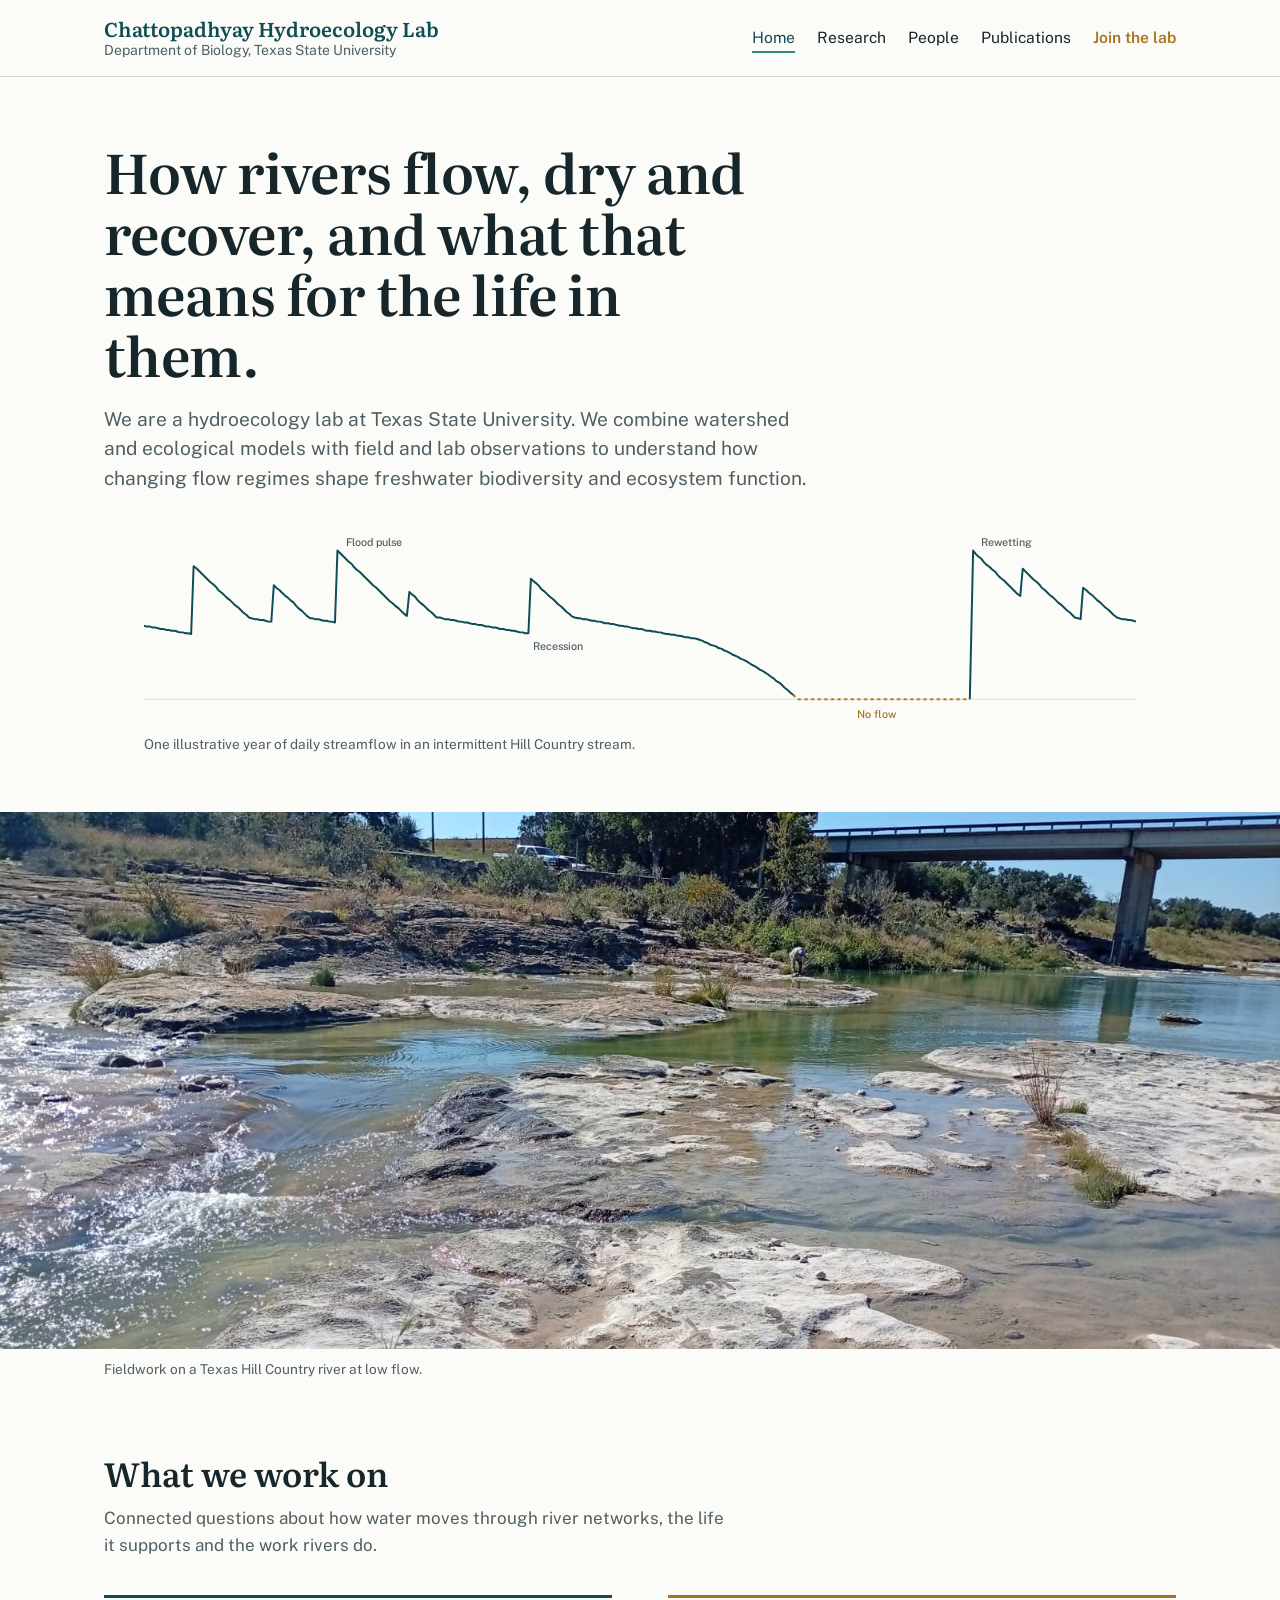
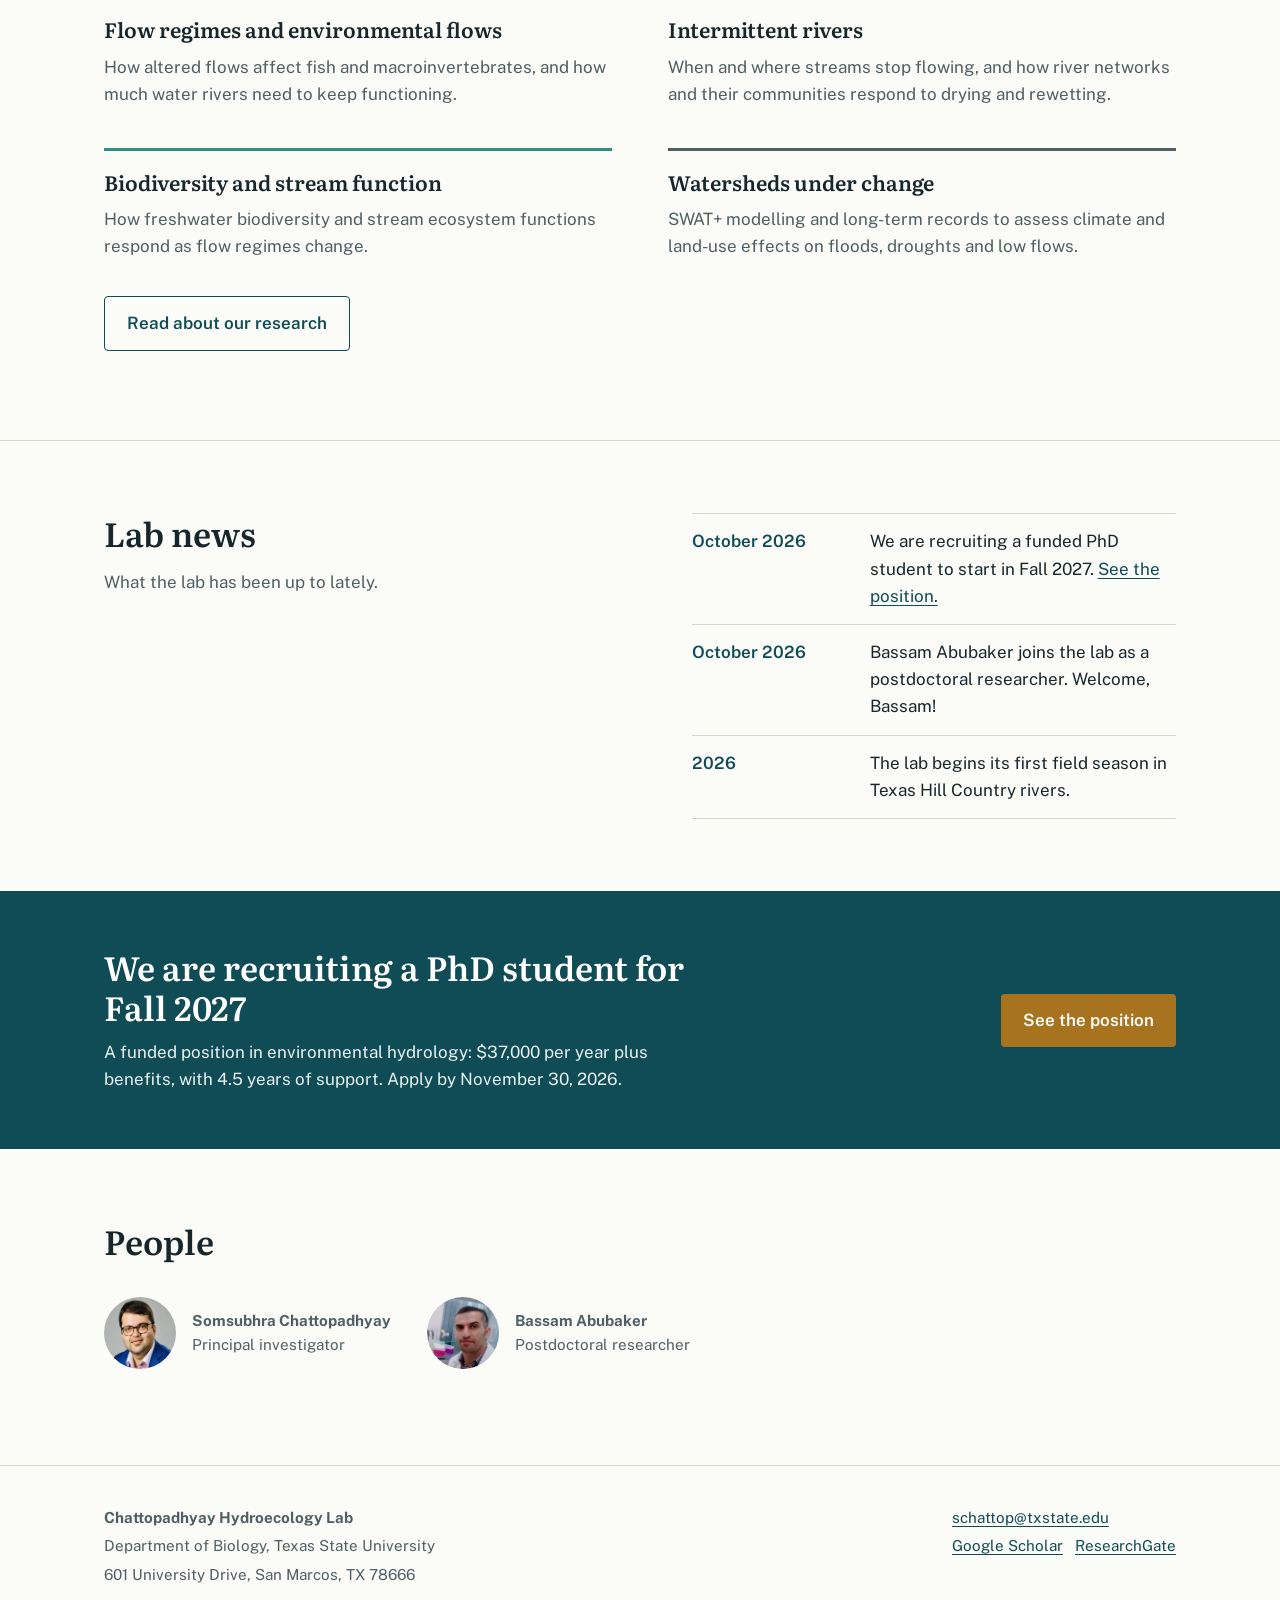
<file: index.html>
<!doctype html>
<html lang="en">
<head>
<meta charset="utf-8">
<meta name="viewport" content="width=device-width, initial-scale=1">
<title>Somsubhra Chattopadhyay | Chattopadhyay Hydroecology Lab, Texas State University</title>
<meta name="description" content="The Chattopadhyay Hydroecology Lab, led by Dr. Somsubhra Chattopadhyay at Texas State University. Hydroecology lab at Texas State University studying flow regimes, intermittent rivers, eDNA and freshwater biodiversity.">
<link rel="canonical" href="https://schatteco.github.io/chattopadhyayhydroecologylab/">
<meta property="og:type" content="website">
<meta property="og:title" content="Somsubhra Chattopadhyay | Chattopadhyay Hydroecology Lab, Texas State University">
<meta property="og:description" content="The Chattopadhyay Hydroecology Lab, led by Dr. Somsubhra Chattopadhyay at Texas State University. Hydroecology lab at Texas State University studying flow regimes, intermittent rivers, eDNA and freshwater biodiversity.">
<meta property="og:url" content="https://schatteco.github.io/chattopadhyayhydroecologylab/">
<meta property="og:image" content="https://schatteco.github.io/chattopadhyayhydroecologylab/img/som.jpg">
<script type="application/ld+json">
{"@context":"https://schema.org","@type":"Person","name":"Somsubhra Chattopadhyay","alternateName":["Som Chattopadhyay","S. Chattopadhyay"],
"jobTitle":"Assistant Professor of Biology (Ecohydrology)","url":"https://schatteco.github.io/chattopadhyayhydroecologylab/",
"image":"https://schatteco.github.io/chattopadhyayhydroecologylab/img/som.jpg","email":"mailto:schattop@txstate.edu",
"worksFor":{"@type":"CollegeOrUniversity","name":"Texas State University","url":"https://www.txst.edu/"},
"alumniOf":[{"@type":"CollegeOrUniversity","name":"University of Kentucky"},{"@type":"CollegeOrUniversity","name":"North Carolina A&T State University"}],
"knowsAbout":["Ecohydrology","Hydrology","Freshwater ecology","Environmental flows","Intermittent rivers","Environmental DNA","SWAT+"],
"sameAs":["https://scholar.google.com/citations?user=seiX7_MAAAAJ","https://www.researchgate.net/profile/Somsubhra-Chattopadhyay"]}
</script>
<link rel="preconnect" href="https://fonts.googleapis.com">
<link rel="preconnect" href="https://fonts.gstatic.com" crossorigin>
<link href="https://fonts.googleapis.com/css2?family=Literata:opsz,wght@7..72,500;7..72,600&family=Public+Sans:wght@400;500;600&display=swap" rel="stylesheet">
<link rel="stylesheet" href="styles.css">
</head>
<body>
<a class="skip" href="#main">Skip to content</a>
<header class="site-header">
  <div class="wrap">
    <a class="wordmark" href="index.html"><strong>Chattopadhyay Hydroecology Lab</strong><span>Department of Biology, Texas State University</span></a>
    <nav aria-label="Main"><ul class="nav"><li><a href="index.html" aria-current="page">Home</a></li><li><a href="research.html">Research</a></li><li><a href="people.html">People</a></li><li><a href="publications.html">Publications</a></li><li class="nav-join"><a href="join.html">Join the lab</a></li></ul></nav>
  </div>
</header>
<main id="main">

<section class="hero">
  <div class="wrap">
    <h1>How rivers flow, dry and recover, and what that means for the life in them.</h1>
    <p class="lede">We are a hydroecology lab at Texas State University. We combine watershed and ecological models with field and lab observations to understand how changing flow regimes shape freshwater biodiversity and ecosystem function.</p>
    
<figure class="hydro" aria-labelledby="hydro-cap">
<svg viewBox="0 0 1200 230" role="img" aria-label="Illustrative daily streamflow over one year: flood pulses and recessions, a dry period with no flow, then rewetting.">
  <line class="bed" x1="0" y1="200" x2="1200" y2="200"/>
  <path class="flow draw" style="--len:1213" d="M0,111 3,112 7,112 10,113 13,113 17,114 20,115 23,115 27,116 30,116 33,117 37,117 40,118 43,119 47,119 50,120 53,120 57,121 60,39 64,42 67,45 70,48 74,52 77,55 80,58 84,61 87,64 90,68 94,71 97,74 100,77 104,80 107,83 110,86 114,89 117,92 120,95 124,98 127,101 130,102 134,103 137,103 140,104 144,104 147,105 150,106 154,106 157,62 160,65 164,68 167,71 170,74 174,77 177,80 181,83 184,87 187,90 191,93 194,96 197,99 201,102 204,102 207,103 211,103 214,104 217,105 221,105 224,106 227,106 231,107 234,20 237,23 241,27 244,30 247,33 251,36 254,40 257,43 261,46 264,49 267,52 271,56 274,59 277,62 281,65 284,68 287,71 291,75 294,78 297,81 301,84 304,87 308,90 311,93 314,96 318,99 321,70 324,73 328,76 331,80 334,83 338,86 341,89 344,92 348,95 351,98 354,101 358,101 361,102 364,103 368,103 371,104 374,104 378,105 381,106 384,106 388,107 391,107 394,108 398,109 401,109 404,110 408,110 411,111 414,112 418,112 421,113 425,113 428,114 431,115 435,115 438,116 441,116 445,117 448,117 451,118 455,119 458,119 461,120 465,120 468,54 471,57 475,60 478,63 481,67 485,70 488,73 491,76 495,79 498,82 501,85 505,88 508,91 511,94 515,97 518,100 521,101 525,102 528,102 531,103 535,103 538,104 542,105 545,105 548,106 552,106 555,107 558,108 562,108 565,109 568,109 572,110 575,111 578,111 582,112 585,112 588,113 592,114 595,114 598,115 602,115 605,116 608,117 612,117 615,118 618,118 622,119 625,119 628,120 632,121 635,121 638,122 642,122 645,123 648,123 652,124 655,125 658,125 662,126 665,126 669,127 672,128 675,129 679,131 682,132 685,134 689,135 692,136 695,138 699,139 702,141 705,142 709,144 712,146 715,147 719,149 722,151 725,152 729,154 732,156 735,158 739,160 742,162 745,164 749,166 752,168 755,170 759,173 762,175 765,178 769,180 772,183 775,186 779,189 782,192 786,195"/>
  <path class="dry" d="M786,195 789,199 792,200 796,200 799,200 802,200 806,200 809,200 812,200 816,200 819,200 822,200 826,200 829,200 832,200 836,200 839,200 842,200 846,200 849,200 852,200 856,200 859,200 862,200 866,200 869,200 872,200 876,200 879,200 882,200 886,200 889,200 892,200 896,200 899,200 903,200 906,200 909,200 913,200 916,200 919,200 923,200 926,200 929,200 933,200 936,200 939,200 943,200 946,200 949,200 953,200 956,200 959,200 963,200 966,200 969,200 973,200 976,200 979,200 983,200 986,200 989,200 993,200 996,200 999,200"/>
  <path class="flow draw d3" style="--len:505" d="M999,200 1003,20 1006,24 1009,27 1013,30 1016,34 1019,37 1023,40 1026,43 1030,46 1033,50 1036,53 1040,56 1043,59 1046,62 1050,66 1053,69 1056,72 1060,75 1063,42 1066,45 1070,49 1073,52 1076,55 1080,58 1083,61 1086,65 1090,68 1093,71 1096,74 1100,77 1103,80 1106,83 1110,86 1113,89 1116,92 1120,95 1123,98 1126,101 1130,102 1133,103 1136,65 1140,68 1143,71 1147,74 1150,77 1153,80 1157,83 1160,86 1163,89 1167,92 1170,95 1173,98 1177,101 1180,102 1183,103 1187,103 1190,104 1193,104 1197,105 1200,106"/>
  <text x="244" y="14">Flood pulse</text>
  <text class="t-hide" x="470" y="140">Recession</text>
  <text class="t-dry" x="862" y="222">No flow</text>
  <text x="1012" y="14">Rewetting</text>
</svg>
<figcaption id="hydro-cap" class="hydro-caption">One illustrative year of daily streamflow in an intermittent Hill Country stream.</figcaption>
</figure>
  </div>
</section>

<figure class="photo-band">
  <img src="img/field-hillcountry.jpg" alt="Shallow water running over pale limestone bedrock in a Texas Hill Country river at low flow, with a researcher sampling near a bridge" loading="lazy">
  <figcaption class="wrap">Fieldwork on a Texas Hill Country river at low flow.</figcaption>
</figure>

<section class="section">
  <div class="wrap">
    <div class="section-head">
      <h2>What we work on</h2>
      <p>Connected questions about how water moves through river networks, the life it supports and the work rivers do.</p>
    </div>
    <div class="themes">
      <article class="theme"><h3>Flow regimes and environmental flows</h3><p>How altered flows affect fish and macroinvertebrates, and how much water rivers need to keep functioning.</p></article>
      <article class="theme"><h3>Intermittent rivers</h3><p>When and where streams stop flowing, and how river networks and their communities respond to drying and rewetting.</p></article>
      <article class="theme"><h3>Biodiversity and stream function</h3><p>How freshwater biodiversity and stream ecosystem functions respond as flow regimes change.</p></article>
      <article class="theme"><h3>Watersheds under change</h3><p>SWAT+ modelling and long-term records to assess climate and land-use effects on floods, droughts and low flows.</p></article>
    </div>
    <p style="margin-top:36px"><a class="button ghost" href="research.html">Read about our research</a></p>
  </div>
</section>

<section class="section">
  <div class="wrap feature">
    <div>
      <h2 style="margin-bottom:16px">Lab news</h2>
      <p class="prose" style="color:var(--muted)">What the lab has been up to lately.</p>
    </div>
    <ul class="facts news">
      <li><b>October 2026</b><span>We are recruiting a funded PhD student to start in Fall 2027. <a href="join.html">See the position.</a></span></li>
      <li><b>October 2026</b><span>Bassam Abubaker joins the lab as a postdoctoral researcher. Welcome, Bassam!</span></li>
      <li><b>2026</b><span>The lab begins its first field season in Texas Hill Country rivers.</span></li>
    </ul>
  </div>
</section>

<section class="join-band">
  <div class="wrap">
    <div>
      <h2>We are recruiting a PhD student for Fall 2027</h2>
      <p>A funded position in environmental hydrology: $37,000 per year plus benefits, with 4.5 years of support. Apply by November 30, 2026.</p>
    </div>
    <div class="actions"><a class="button" href="join.html">See the position</a></div>
  </div>
</section>

<section class="section">
  <div class="wrap">
    <div class="section-head"><h2>People</h2></div>
    <div class="mini-people">
      <a class="mini" href="people.html#som"><img src="img/som.jpg" alt=""><span><strong>Somsubhra Chattopadhyay</strong><span>Principal investigator</span></span></a>
      <a class="mini" href="people.html#bassam"><img src="img/bassam.jpg" alt=""><span><strong>Bassam Abubaker</strong><span>Postdoctoral researcher</span></span></a>
    </div>
  </div>
</section>

</main>
<footer class="site-footer">
  <div class="wrap">
    <div>
      <p><strong>Chattopadhyay Hydroecology Lab</strong></p>
      <p>Department of Biology, Texas State University</p>
      <p>601 University Drive, San Marcos, TX 78666</p>
    </div>
    <div>
      <p><a href="mailto:schattop@txstate.edu">schattop@txstate.edu</a></p>
      <p><a href="https://scholar.google.com/citations?user=seiX7_MAAAAJ&amp;hl=en">Google Scholar</a> &nbsp; <a href="https://www.researchgate.net/profile/Somsubhra-Chattopadhyay">ResearchGate</a></p>
    </div>
  </div>
</footer>
</body>
</html>
</file>
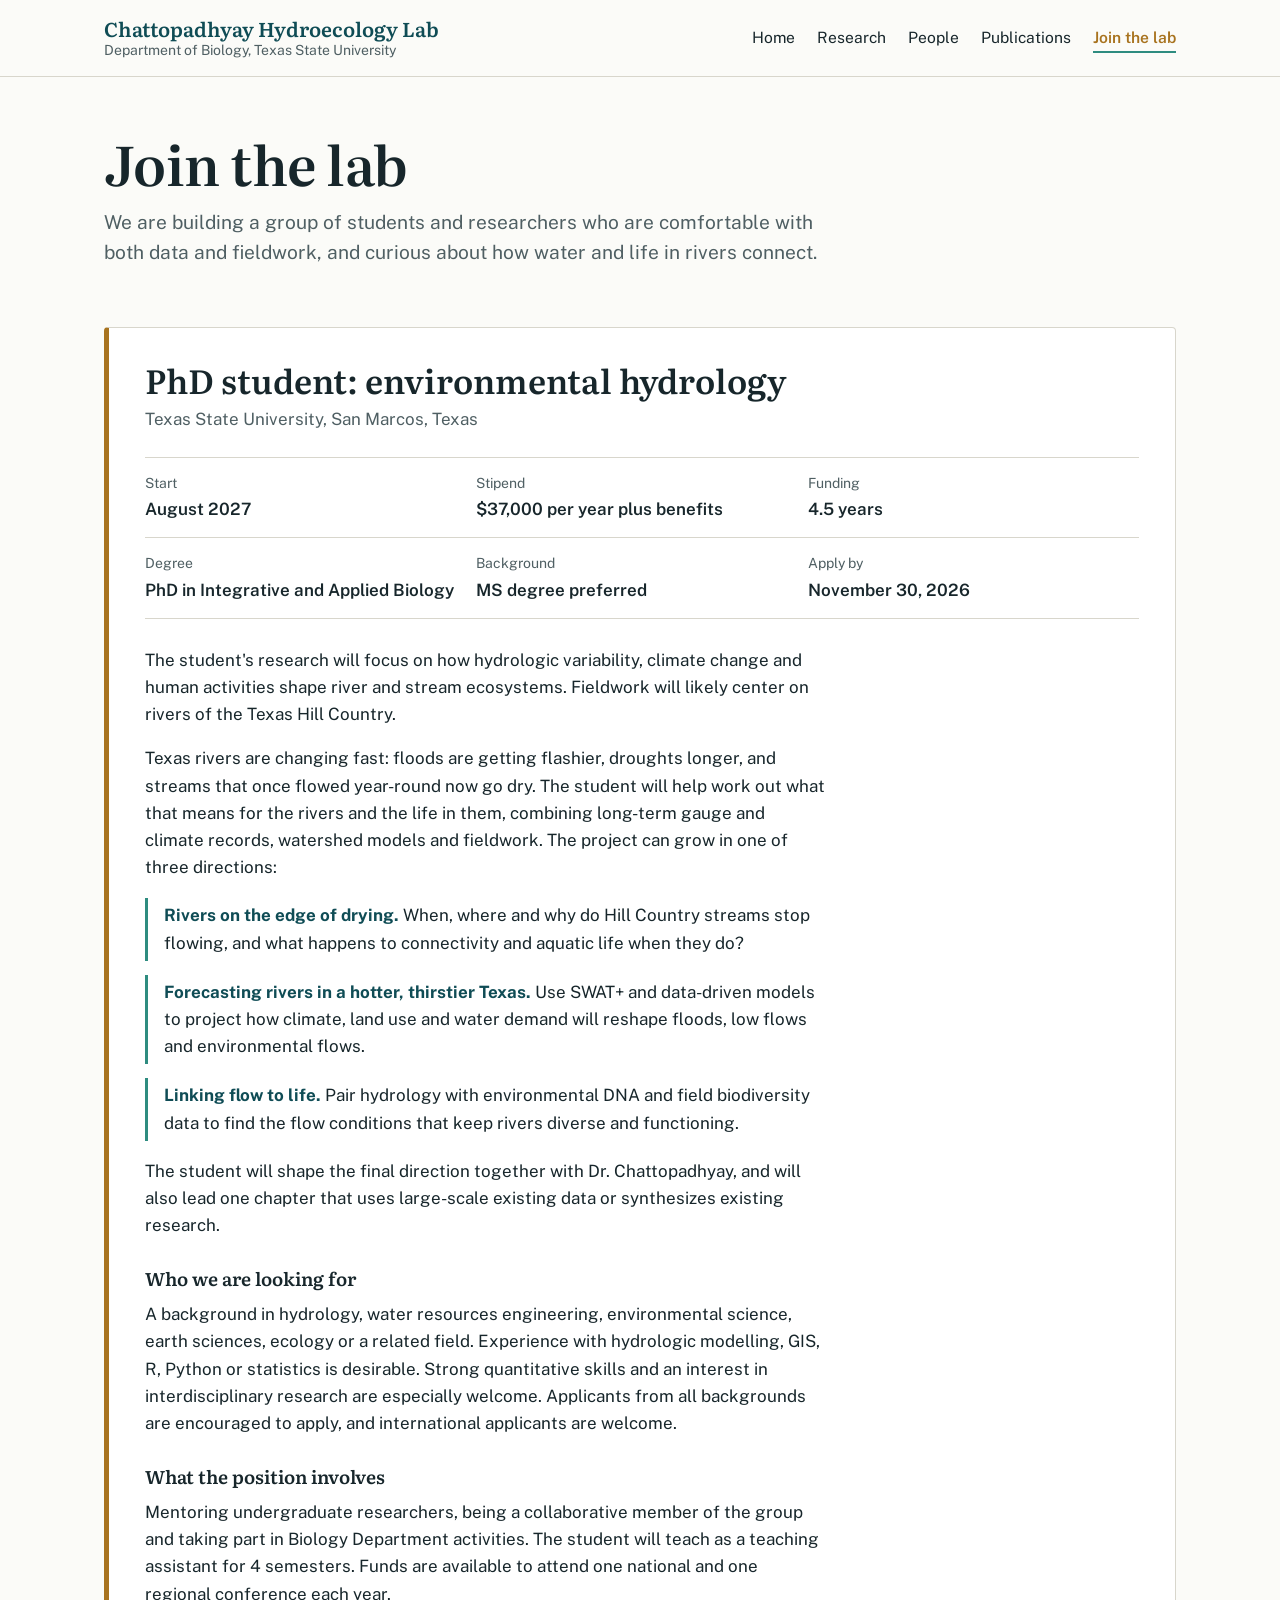
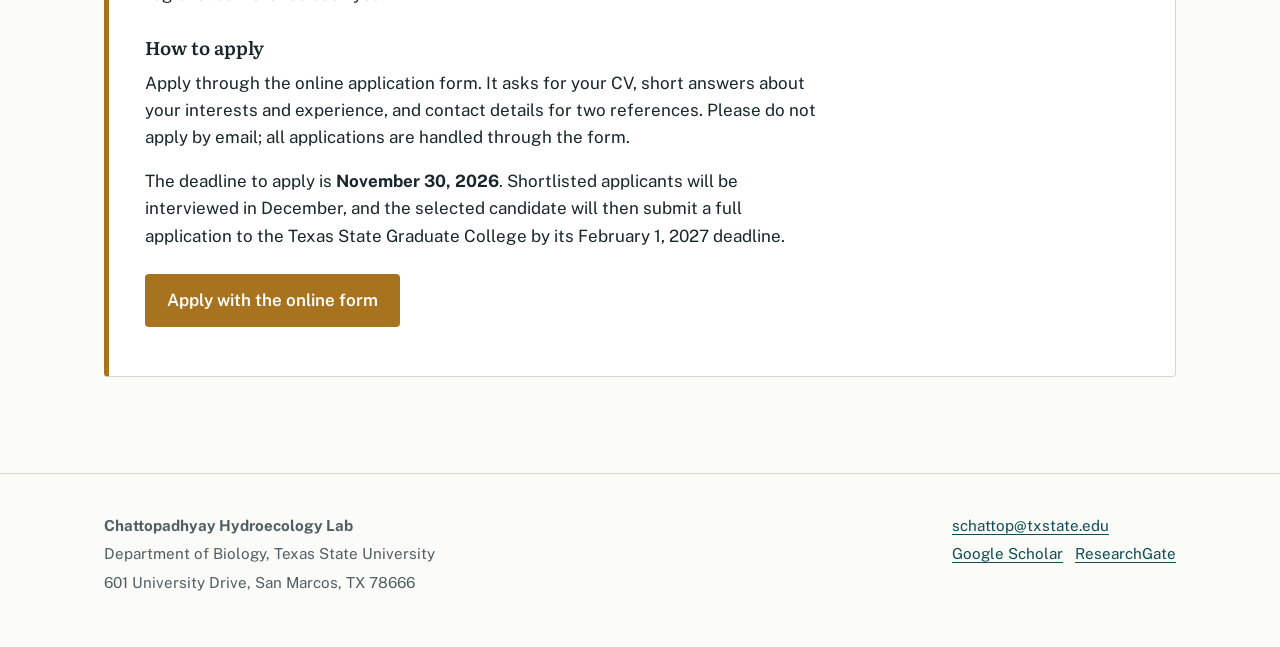
<file: join.html>
<!doctype html>
<html lang="en">
<head>
<meta charset="utf-8">
<meta name="viewport" content="width=device-width, initial-scale=1">
<title>PhD position Fall 2027 | Chattopadhyay Hydroecology Lab | Texas State University</title>
<meta name="description" content="Funded PhD position in environmental hydrology at Texas State University, starting Fall 2027.">
<link rel="canonical" href="https://schatteco.github.io/chattopadhyayhydroecologylab/join.html">
<meta property="og:type" content="website">
<meta property="og:title" content="PhD position Fall 2027 | Chattopadhyay Hydroecology Lab | Texas State University">
<meta property="og:description" content="Funded PhD position in environmental hydrology at Texas State University, starting Fall 2027.">
<meta property="og:url" content="https://schatteco.github.io/chattopadhyayhydroecologylab/join.html">
<meta property="og:image" content="https://schatteco.github.io/chattopadhyayhydroecologylab/img/som.jpg">

<link rel="preconnect" href="https://fonts.googleapis.com">
<link rel="preconnect" href="https://fonts.gstatic.com" crossorigin>
<link href="https://fonts.googleapis.com/css2?family=Literata:opsz,wght@7..72,500;7..72,600&family=Public+Sans:wght@400;500;600&display=swap" rel="stylesheet">
<link rel="stylesheet" href="styles.css">
</head>
<body>
<a class="skip" href="#main">Skip to content</a>
<header class="site-header">
  <div class="wrap">
    <a class="wordmark" href="index.html"><strong>Chattopadhyay Hydroecology Lab</strong><span>Department of Biology, Texas State University</span></a>
    <nav aria-label="Main"><ul class="nav"><li><a href="index.html">Home</a></li><li><a href="research.html">Research</a></li><li><a href="people.html">People</a></li><li><a href="publications.html">Publications</a></li><li class="nav-join"><a href="join.html" aria-current="page">Join the lab</a></li></ul></nav>
  </div>
</header>
<main id="main">

<section class="page-head"><div class="wrap">
  <h1>Join the lab</h1>
  <p class="lede">We are building a group of students and researchers who are comfortable with both data and fieldwork, and curious about how water and life in rivers connect.</p>
</div></section>
<section class="section" style="padding-top:32px"><div class="wrap">
  <article class="position" id="phd-2027">
    <h2>PhD student: environmental hydrology</h2>
    <p style="color:var(--muted);margin:0">Texas State University, San Marcos, Texas</p>
    <dl class="terms">
      <div><dt>Start</dt><dd>August 2027</dd></div>
      <div><dt>Stipend</dt><dd>$37,000 per year plus benefits</dd></div>
      <div><dt>Funding</dt><dd>4.5 years</dd></div>
      <div><dt>Degree</dt><dd>PhD in Integrative and Applied Biology</dd></div>
      <div><dt>Background</dt><dd>MS degree preferred</dd></div>
      <div><dt>Apply by</dt><dd>November 30, 2026</dd></div>
    </dl>
    <div class="prose">
      <p>The student's research will focus on how hydrologic variability, climate change and human activities shape river and stream ecosystems. Fieldwork will likely center on rivers of the Texas Hill Country.</p>
      <p>Texas rivers are changing fast: floods are getting flashier, droughts longer, and streams that once flowed year-round now go dry. The student will help work out what that means for the rivers and the life in them, combining long-term gauge and climate records, watershed models and fieldwork. The project can grow in one of three directions:</p>
      <ul class="directions">
        <li><strong>Rivers on the edge of drying.</strong> When, where and why do Hill Country streams stop flowing, and what happens to connectivity and aquatic life when they do?</li>
        <li><strong>Forecasting rivers in a hotter, thirstier Texas.</strong> Use SWAT+ and data-driven models to project how climate, land use and water demand will reshape floods, low flows and environmental flows.</li>
        <li><strong>Linking flow to life.</strong> Pair hydrology with environmental DNA and field biodiversity data to find the flow conditions that keep rivers diverse and functioning.</li>
      </ul>
      <p>The student will shape the final direction together with Dr. Chattopadhyay, and will also lead one chapter that uses large-scale existing data or synthesizes existing research.</p>
      <h3>Who we are looking for</h3>
      <p>A background in hydrology, water resources engineering, environmental science, earth sciences, ecology or a related field. Experience with hydrologic modelling, GIS, R, Python or statistics is desirable. Strong quantitative skills and an interest in interdisciplinary research are especially welcome. Applicants from all backgrounds are encouraged to apply, and international applicants are welcome.</p>
      <h3>What the position involves</h3>
      <p>Mentoring undergraduate researchers, being a collaborative member of the group and taking part in Biology Department activities. The student will teach as a teaching assistant for 4 semesters. Funds are available to attend one national and one regional conference each year.</p>
      <h3>How to apply</h3>
      <p>Apply through the online application form. It asks for your CV, short answers about your interests and experience, and contact details for two references. Please do not apply by email; all applications are handled through the form.</p>
      <p>The deadline to apply is <strong>November 30, 2026</strong>. Shortlisted applicants will be interviewed in December, and the selected candidate will then submit a full application to the Texas State Graduate College by its February 1, 2027 deadline.</p>
      <p style="margin-top:24px"><a class="button" href="https://forms.gle/Pwr1TUGtZWYrvX5DA">Apply with the online form</a></p>
    </div>
  </article>
</div></section>

</main>
<footer class="site-footer">
  <div class="wrap">
    <div>
      <p><strong>Chattopadhyay Hydroecology Lab</strong></p>
      <p>Department of Biology, Texas State University</p>
      <p>601 University Drive, San Marcos, TX 78666</p>
    </div>
    <div>
      <p><a href="mailto:schattop@txstate.edu">schattop@txstate.edu</a></p>
      <p><a href="https://scholar.google.com/citations?user=seiX7_MAAAAJ&amp;hl=en">Google Scholar</a> &nbsp; <a href="https://www.researchgate.net/profile/Somsubhra-Chattopadhyay">ResearchGate</a></p>
    </div>
  </div>
</footer>
</body>
</html>
</file>
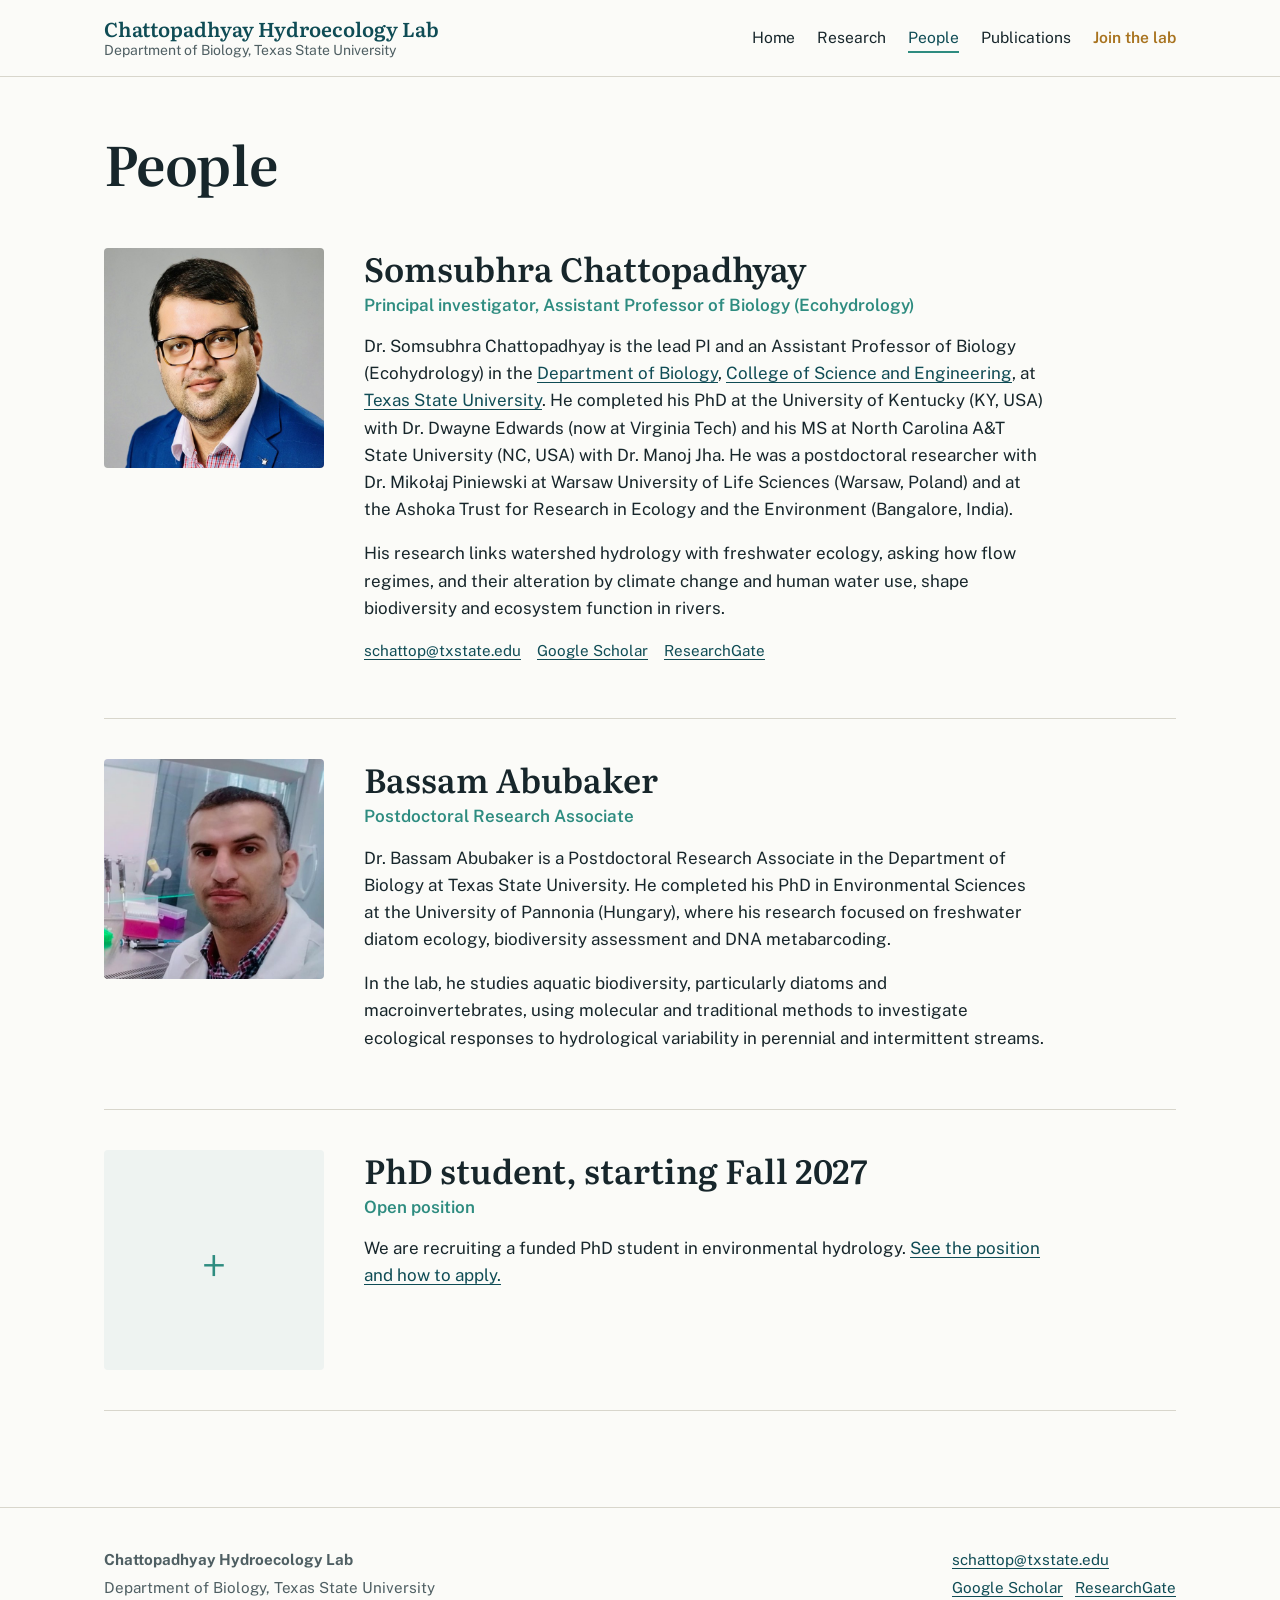
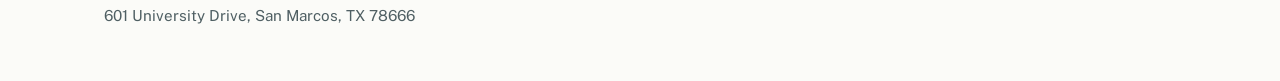
<file: people.html>
<!doctype html>
<html lang="en">
<head>
<meta charset="utf-8">
<meta name="viewport" content="width=device-width, initial-scale=1">
<title>People | Dr. Somsubhra Chattopadhyay and the Chattopadhyay Hydroecology Lab</title>
<meta name="description" content="Dr. Somsubhra Chattopadhyay, Assistant Professor of Biology (Ecohydrology) at Texas State University, and members of the Chattopadhyay Hydroecology Lab at Texas State University.">
<link rel="canonical" href="https://schatteco.github.io/chattopadhyayhydroecologylab/people.html">
<meta property="og:type" content="website">
<meta property="og:title" content="People | Dr. Somsubhra Chattopadhyay and the Chattopadhyay Hydroecology Lab">
<meta property="og:description" content="Dr. Somsubhra Chattopadhyay, Assistant Professor of Biology (Ecohydrology) at Texas State University, and members of the Chattopadhyay Hydroecology Lab at Texas State University.">
<meta property="og:url" content="https://schatteco.github.io/chattopadhyayhydroecologylab/people.html">
<meta property="og:image" content="https://schatteco.github.io/chattopadhyayhydroecologylab/img/som.jpg">
<script type="application/ld+json">
{"@context":"https://schema.org","@type":"Person","name":"Somsubhra Chattopadhyay","alternateName":["Som Chattopadhyay","S. Chattopadhyay"],
"jobTitle":"Assistant Professor of Biology (Ecohydrology)","url":"https://schatteco.github.io/chattopadhyayhydroecologylab/",
"image":"https://schatteco.github.io/chattopadhyayhydroecologylab/img/som.jpg","email":"mailto:schattop@txstate.edu",
"worksFor":{"@type":"CollegeOrUniversity","name":"Texas State University","url":"https://www.txst.edu/"},
"alumniOf":[{"@type":"CollegeOrUniversity","name":"University of Kentucky"},{"@type":"CollegeOrUniversity","name":"North Carolina A&T State University"}],
"knowsAbout":["Ecohydrology","Hydrology","Freshwater ecology","Environmental flows","Intermittent rivers","Environmental DNA","SWAT+"],
"sameAs":["https://scholar.google.com/citations?user=seiX7_MAAAAJ","https://www.researchgate.net/profile/Somsubhra-Chattopadhyay"]}
</script>
<link rel="preconnect" href="https://fonts.googleapis.com">
<link rel="preconnect" href="https://fonts.gstatic.com" crossorigin>
<link href="https://fonts.googleapis.com/css2?family=Literata:opsz,wght@7..72,500;7..72,600&family=Public+Sans:wght@400;500;600&display=swap" rel="stylesheet">
<link rel="stylesheet" href="styles.css">
</head>
<body>
<a class="skip" href="#main">Skip to content</a>
<header class="site-header">
  <div class="wrap">
    <a class="wordmark" href="index.html"><strong>Chattopadhyay Hydroecology Lab</strong><span>Department of Biology, Texas State University</span></a>
    <nav aria-label="Main"><ul class="nav"><li><a href="index.html">Home</a></li><li><a href="research.html">Research</a></li><li><a href="people.html" aria-current="page">People</a></li><li><a href="publications.html">Publications</a></li><li class="nav-join"><a href="join.html">Join the lab</a></li></ul></nav>
  </div>
</header>
<main id="main">

<section class="page-head"><div class="wrap"><h1>People</h1></div></section>
<section class="section" style="padding-top:32px"><div class="wrap">
  <article class="person" id="som">
    <img src="img/som.jpg" alt="Somsubhra Chattopadhyay">
    <div class="prose">
      <h2>Somsubhra Chattopadhyay</h2>
      <p class="role">Principal investigator, Assistant Professor of Biology (Ecohydrology)</p>
      <p>Dr. Somsubhra Chattopadhyay is the lead PI and an Assistant Professor of Biology (Ecohydrology) in the <a href="https://www.bio.txst.edu/">Department of Biology</a>, <a href="https://www.cose.txst.edu/">College of Science and Engineering</a>, at <a href="https://www.txst.edu/">Texas State University</a>. He completed his PhD at the University of Kentucky (KY, USA) with Dr. Dwayne Edwards (now at Virginia Tech) and his MS at North Carolina A&amp;T State University (NC, USA) with Dr. Manoj Jha. He was a postdoctoral researcher with Dr. Mikołaj Piniewski at Warsaw University of Life Sciences (Warsaw, Poland) and at the Ashoka Trust for Research in Ecology and the Environment (Bangalore, India).</p>
      <p>His research links watershed hydrology with freshwater ecology, asking how flow regimes, and their alteration by climate change and human water use, shape biodiversity and ecosystem function in rivers.</p>
      <p class="links"><a href="mailto:schattop@txstate.edu">schattop@txstate.edu</a><a href="https://scholar.google.com/citations?user=seiX7_MAAAAJ&amp;hl=en">Google Scholar</a><a href="https://www.researchgate.net/profile/Somsubhra-Chattopadhyay">ResearchGate</a></p>
    </div>
  </article>
  <article class="person" id="bassam">
    <img src="img/bassam.jpg" alt="Bassam Abubaker">
    <div class="prose">
      <h2>Bassam Abubaker</h2>
      <p class="role">Postdoctoral Research Associate</p>
      <p>Dr. Bassam Abubaker is a Postdoctoral Research Associate in the Department of Biology at Texas State University. He completed his PhD in Environmental Sciences at the University of Pannonia (Hungary), where his research focused on freshwater diatom ecology, biodiversity assessment and DNA metabarcoding.</p>
      <p>In the lab, he studies aquatic biodiversity, particularly diatoms and macroinvertebrates, using molecular and traditional methods to investigate ecological responses to hydrological variability in perennial and intermittent streams.</p>
    </div>
  </article>
  <article class="person" id="open">
    <span class="placeholder" aria-hidden="true">+</span>
    <div class="prose">
      <h2>PhD student, starting Fall 2027</h2>
      <p class="role">Open position</p>
      <p>We are recruiting a funded PhD student in environmental hydrology. <a href="join.html">See the position and how to apply.</a></p>
    </div>
  </article>
</div></section>

</main>
<footer class="site-footer">
  <div class="wrap">
    <div>
      <p><strong>Chattopadhyay Hydroecology Lab</strong></p>
      <p>Department of Biology, Texas State University</p>
      <p>601 University Drive, San Marcos, TX 78666</p>
    </div>
    <div>
      <p><a href="mailto:schattop@txstate.edu">schattop@txstate.edu</a></p>
      <p><a href="https://scholar.google.com/citations?user=seiX7_MAAAAJ&amp;hl=en">Google Scholar</a> &nbsp; <a href="https://www.researchgate.net/profile/Somsubhra-Chattopadhyay">ResearchGate</a></p>
    </div>
  </div>
</footer>
</body>
</html>
</file>
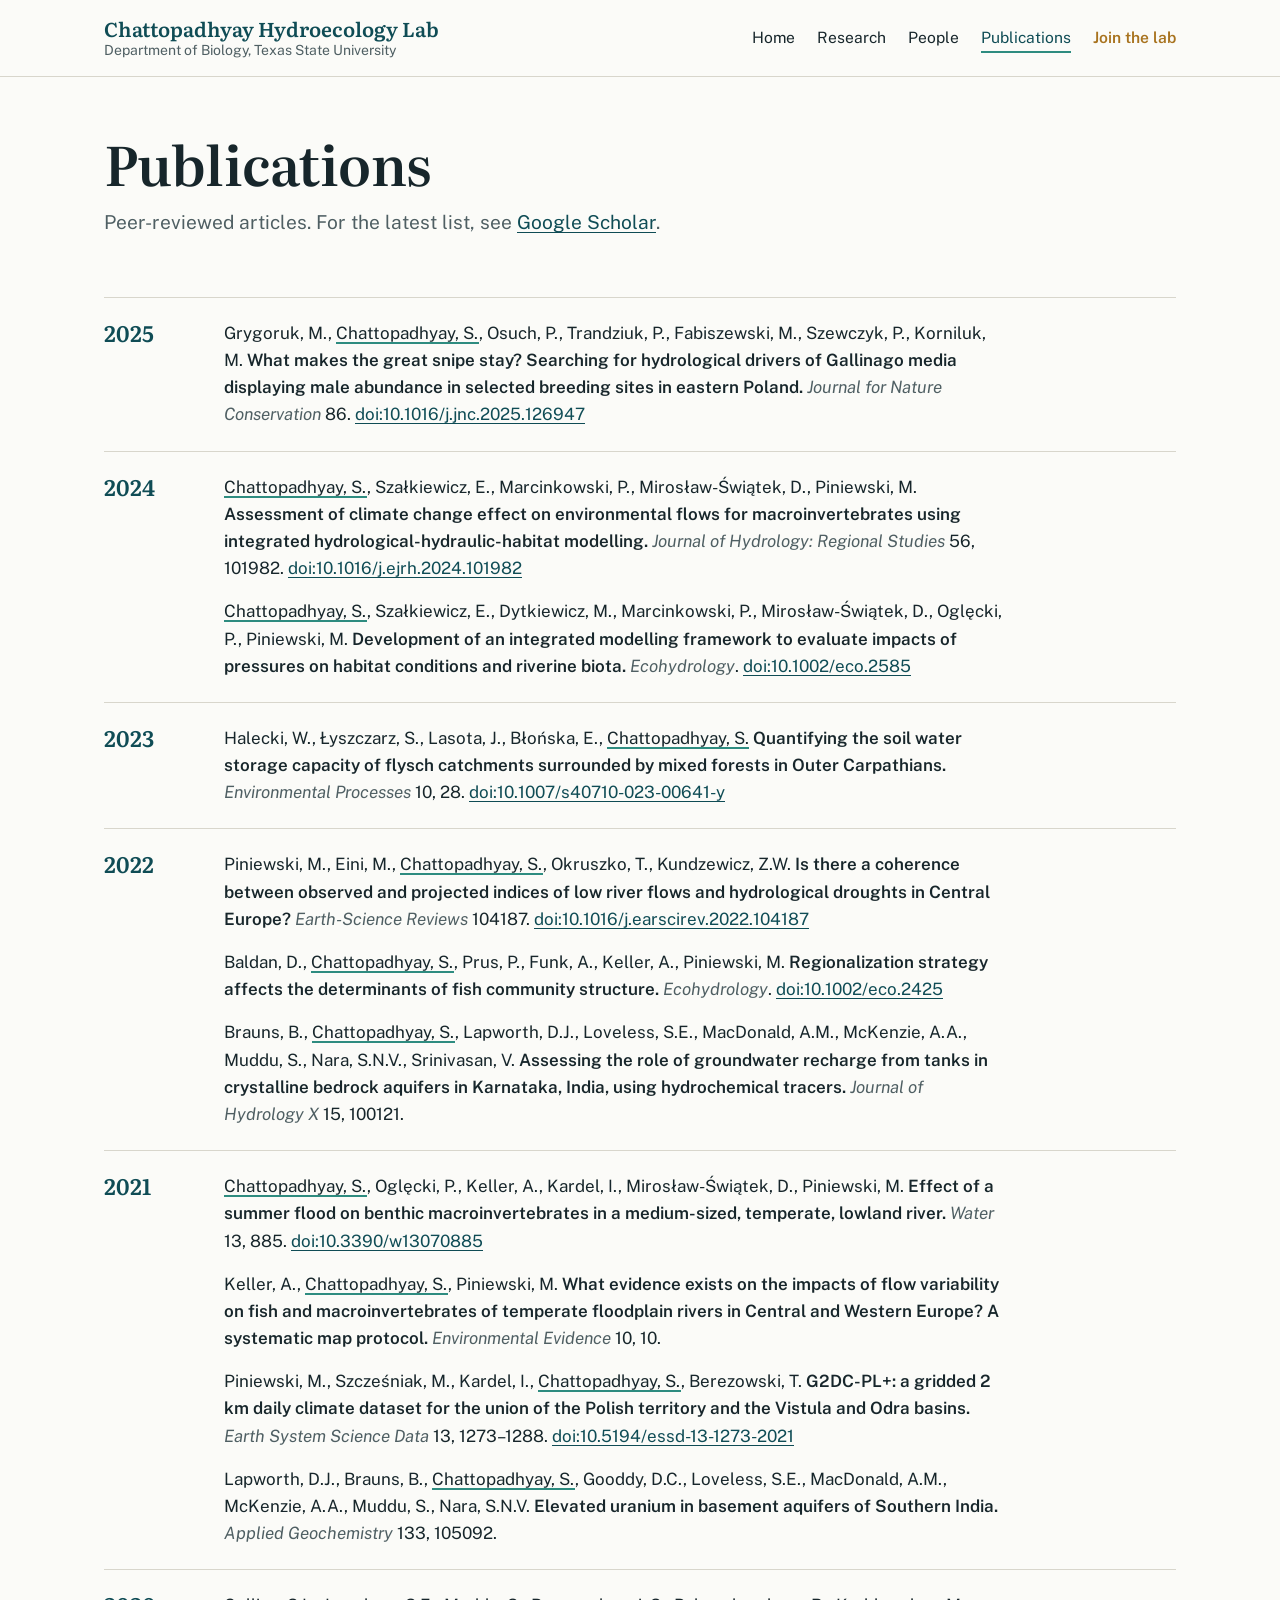
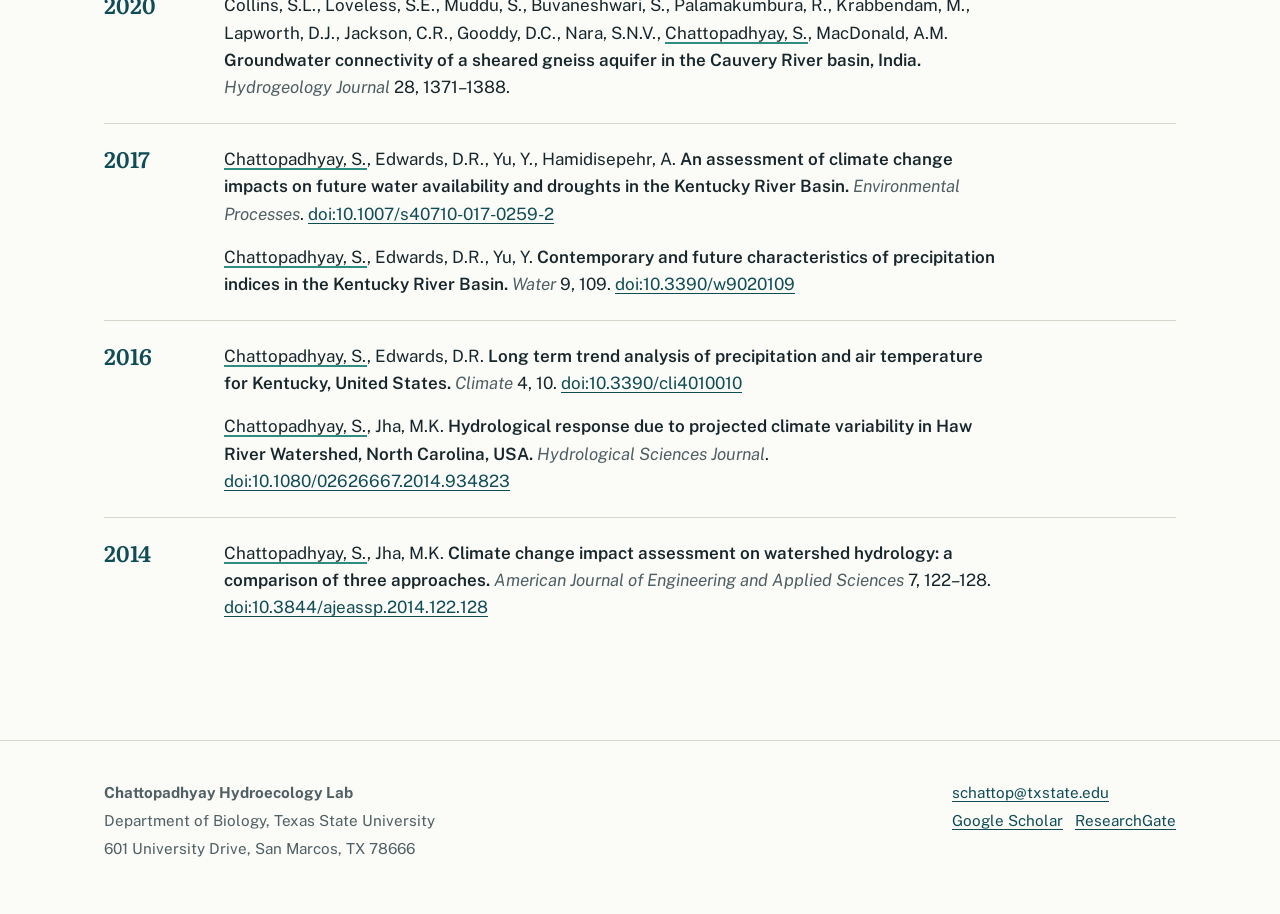
<file: publications.html>
<!doctype html>
<html lang="en">
<head>
<meta charset="utf-8">
<meta name="viewport" content="width=device-width, initial-scale=1">
<title>Publications | Somsubhra Chattopadhyay | Chattopadhyay Hydroecology Lab</title>
<meta name="description" content="Peer-reviewed publications by Somsubhra Chattopadhyay and the Chattopadhyay Hydroecology Lab.">
<link rel="canonical" href="https://schatteco.github.io/chattopadhyayhydroecologylab/publications.html">
<meta property="og:type" content="website">
<meta property="og:title" content="Publications | Somsubhra Chattopadhyay | Chattopadhyay Hydroecology Lab">
<meta property="og:description" content="Peer-reviewed publications by Somsubhra Chattopadhyay and the Chattopadhyay Hydroecology Lab.">
<meta property="og:url" content="https://schatteco.github.io/chattopadhyayhydroecologylab/publications.html">
<meta property="og:image" content="https://schatteco.github.io/chattopadhyayhydroecologylab/img/som.jpg">

<link rel="preconnect" href="https://fonts.googleapis.com">
<link rel="preconnect" href="https://fonts.gstatic.com" crossorigin>
<link href="https://fonts.googleapis.com/css2?family=Literata:opsz,wght@7..72,500;7..72,600&family=Public+Sans:wght@400;500;600&display=swap" rel="stylesheet">
<link rel="stylesheet" href="styles.css">
</head>
<body>
<a class="skip" href="#main">Skip to content</a>
<header class="site-header">
  <div class="wrap">
    <a class="wordmark" href="index.html"><strong>Chattopadhyay Hydroecology Lab</strong><span>Department of Biology, Texas State University</span></a>
    <nav aria-label="Main"><ul class="nav"><li><a href="index.html">Home</a></li><li><a href="research.html">Research</a></li><li><a href="people.html">People</a></li><li><a href="publications.html" aria-current="page">Publications</a></li><li class="nav-join"><a href="join.html">Join the lab</a></li></ul></nav>
  </div>
</header>
<main id="main">

<section class="page-head"><div class="wrap">
  <h1>Publications</h1>
  <p class="lede">Peer-reviewed articles. For the latest list, see <a href="https://scholar.google.com/citations?user=seiX7_MAAAAJ&amp;hl=en">Google Scholar</a>.</p>
</div></section>
<section class="section" style="padding-top:32px"><div class="wrap"><div class="pubs-year"><h2>2025</h2><ol><li>Grygoruk, M., <span class="me">Chattopadhyay, S.</span>, Osuch, P., Trandziuk, P., Fabiszewski, M., Szewczyk, P., Korniluk, M. <span class="title">What makes the great snipe stay? Searching for hydrological drivers of Gallinago media displaying male abundance in selected breeding sites in eastern Poland.</span> <em>Journal for Nature Conservation</em> 86. <a href="https://doi.org/10.1016/j.jnc.2025.126947">doi:10.1016/j.jnc.2025.126947</a></li></ol></div><div class="pubs-year"><h2>2024</h2><ol><li><span class="me">Chattopadhyay, S.</span>, Szałkiewicz, E., Marcinkowski, P., Mirosław-Świątek, D., Piniewski, M. <span class="title">Assessment of climate change effect on environmental flows for macroinvertebrates using integrated hydrological-hydraulic-habitat modelling.</span> <em>Journal of Hydrology: Regional Studies</em> 56, 101982. <a href="https://doi.org/10.1016/j.ejrh.2024.101982">doi:10.1016/j.ejrh.2024.101982</a></li><li><span class="me">Chattopadhyay, S.</span>, Szałkiewicz, E., Dytkiewicz, M., Marcinkowski, P., Mirosław-Świątek, D., Oglęcki, P., Piniewski, M. <span class="title">Development of an integrated modelling framework to evaluate impacts of pressures on habitat conditions and riverine biota.</span> <em>Ecohydrology</em>. <a href="https://doi.org/10.1002/eco.2585">doi:10.1002/eco.2585</a></li></ol></div><div class="pubs-year"><h2>2023</h2><ol><li>Halecki, W., Łyszczarz, S., Lasota, J., Błońska, E., <span class="me">Chattopadhyay, S.</span> <span class="title">Quantifying the soil water storage capacity of flysch catchments surrounded by mixed forests in Outer Carpathians.</span> <em>Environmental Processes</em> 10, 28. <a href="https://doi.org/10.1007/s40710-023-00641-y">doi:10.1007/s40710-023-00641-y</a></li></ol></div><div class="pubs-year"><h2>2022</h2><ol><li>Piniewski, M., Eini, M., <span class="me">Chattopadhyay, S.</span>, Okruszko, T., Kundzewicz, Z.W. <span class="title">Is there a coherence between observed and projected indices of low river flows and hydrological droughts in Central Europe?</span> <em>Earth-Science Reviews</em> 104187. <a href="https://doi.org/10.1016/j.earscirev.2022.104187">doi:10.1016/j.earscirev.2022.104187</a></li><li>Baldan, D., <span class="me">Chattopadhyay, S.</span>, Prus, P., Funk, A., Keller, A., Piniewski, M. <span class="title">Regionalization strategy affects the determinants of fish community structure.</span> <em>Ecohydrology</em>. <a href="https://doi.org/10.1002/eco.2425">doi:10.1002/eco.2425</a></li><li>Brauns, B., <span class="me">Chattopadhyay, S.</span>, Lapworth, D.J., Loveless, S.E., MacDonald, A.M., McKenzie, A.A., Muddu, S., Nara, S.N.V., Srinivasan, V. <span class="title">Assessing the role of groundwater recharge from tanks in crystalline bedrock aquifers in Karnataka, India, using hydrochemical tracers.</span> <em>Journal of Hydrology X</em> 15, 100121.</li></ol></div><div class="pubs-year"><h2>2021</h2><ol><li><span class="me">Chattopadhyay, S.</span>, Oglęcki, P., Keller, A., Kardel, I., Mirosław-Świątek, D., Piniewski, M. <span class="title">Effect of a summer flood on benthic macroinvertebrates in a medium-sized, temperate, lowland river.</span> <em>Water</em> 13, 885. <a href="https://doi.org/10.3390/w13070885">doi:10.3390/w13070885</a></li><li>Keller, A., <span class="me">Chattopadhyay, S.</span>, Piniewski, M. <span class="title">What evidence exists on the impacts of flow variability on fish and macroinvertebrates of temperate floodplain rivers in Central and Western Europe? A systematic map protocol.</span> <em>Environmental Evidence</em> 10, 10.</li><li>Piniewski, M., Szcześniak, M., Kardel, I., <span class="me">Chattopadhyay, S.</span>, Berezowski, T. <span class="title">G2DC-PL+: a gridded 2 km daily climate dataset for the union of the Polish territory and the Vistula and Odra basins.</span> <em>Earth System Science Data</em> 13, 1273–1288. <a href="https://doi.org/10.5194/essd-13-1273-2021">doi:10.5194/essd-13-1273-2021</a></li><li>Lapworth, D.J., Brauns, B., <span class="me">Chattopadhyay, S.</span>, Gooddy, D.C., Loveless, S.E., MacDonald, A.M., McKenzie, A.A., Muddu, S., Nara, S.N.V. <span class="title">Elevated uranium in basement aquifers of Southern India.</span> <em>Applied Geochemistry</em> 133, 105092.</li></ol></div><div class="pubs-year"><h2>2020</h2><ol><li>Collins, S.L., Loveless, S.E., Muddu, S., Buvaneshwari, S., Palamakumbura, R., Krabbendam, M., Lapworth, D.J., Jackson, C.R., Gooddy, D.C., Nara, S.N.V., <span class="me">Chattopadhyay, S.</span>, MacDonald, A.M. <span class="title">Groundwater connectivity of a sheared gneiss aquifer in the Cauvery River basin, India.</span> <em>Hydrogeology Journal</em> 28, 1371–1388.</li></ol></div><div class="pubs-year"><h2>2017</h2><ol><li><span class="me">Chattopadhyay, S.</span>, Edwards, D.R., Yu, Y., Hamidisepehr, A. <span class="title">An assessment of climate change impacts on future water availability and droughts in the Kentucky River Basin.</span> <em>Environmental Processes</em>. <a href="https://doi.org/10.1007/s40710-017-0259-2">doi:10.1007/s40710-017-0259-2</a></li><li><span class="me">Chattopadhyay, S.</span>, Edwards, D.R., Yu, Y. <span class="title">Contemporary and future characteristics of precipitation indices in the Kentucky River Basin.</span> <em>Water</em> 9, 109. <a href="https://doi.org/10.3390/w9020109">doi:10.3390/w9020109</a></li></ol></div><div class="pubs-year"><h2>2016</h2><ol><li><span class="me">Chattopadhyay, S.</span>, Edwards, D.R. <span class="title">Long term trend analysis of precipitation and air temperature for Kentucky, United States.</span> <em>Climate</em> 4, 10. <a href="https://doi.org/10.3390/cli4010010">doi:10.3390/cli4010010</a></li><li><span class="me">Chattopadhyay, S.</span>, Jha, M.K. <span class="title">Hydrological response due to projected climate variability in Haw River Watershed, North Carolina, USA.</span> <em>Hydrological Sciences Journal</em>. <a href="https://doi.org/10.1080/02626667.2014.934823">doi:10.1080/02626667.2014.934823</a></li></ol></div><div class="pubs-year"><h2>2014</h2><ol><li><span class="me">Chattopadhyay, S.</span>, Jha, M.K. <span class="title">Climate change impact assessment on watershed hydrology: a comparison of three approaches.</span> <em>American Journal of Engineering and Applied Sciences</em> 7, 122–128. <a href="https://doi.org/10.3844/ajeassp.2014.122.128">doi:10.3844/ajeassp.2014.122.128</a></li></ol></div></div></section>

</main>
<footer class="site-footer">
  <div class="wrap">
    <div>
      <p><strong>Chattopadhyay Hydroecology Lab</strong></p>
      <p>Department of Biology, Texas State University</p>
      <p>601 University Drive, San Marcos, TX 78666</p>
    </div>
    <div>
      <p><a href="mailto:schattop@txstate.edu">schattop@txstate.edu</a></p>
      <p><a href="https://scholar.google.com/citations?user=seiX7_MAAAAJ&amp;hl=en">Google Scholar</a> &nbsp; <a href="https://www.researchgate.net/profile/Somsubhra-Chattopadhyay">ResearchGate</a></p>
    </div>
  </div>
</footer>
</body>
</html>
</file>
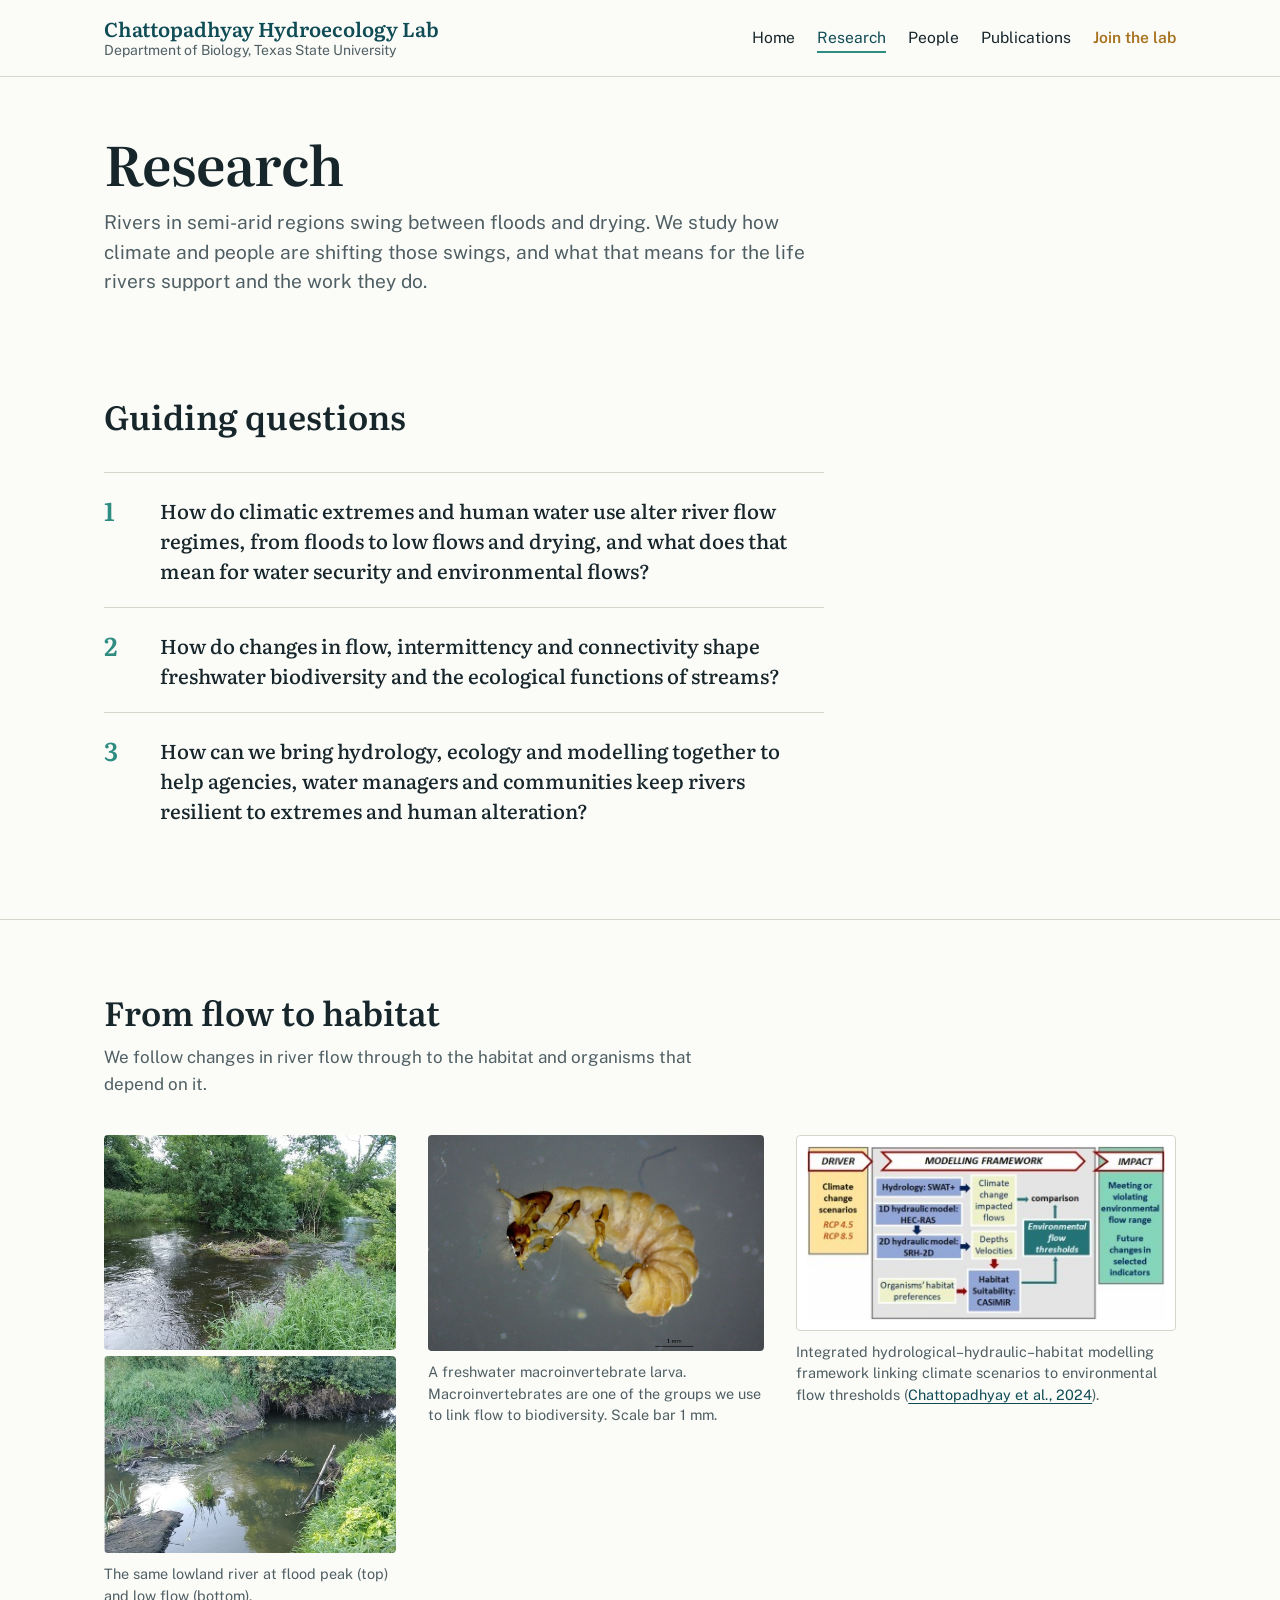
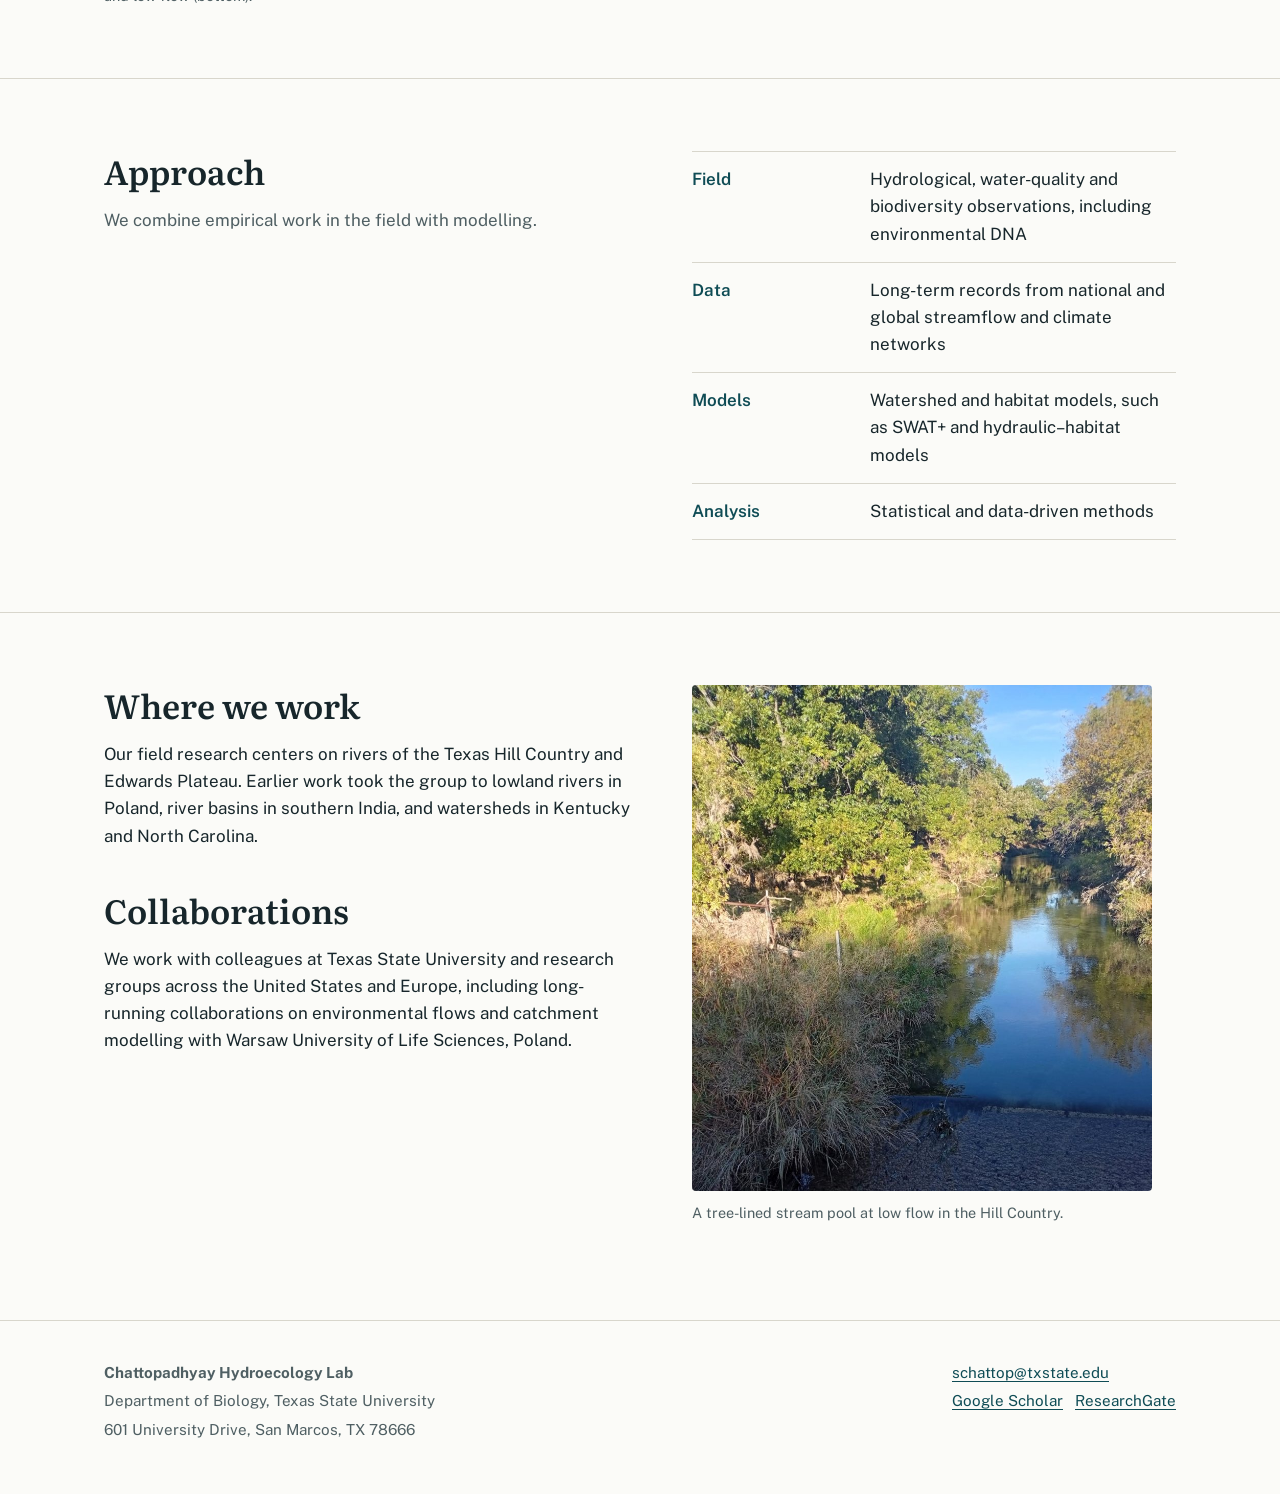
<file: research.html>
<!doctype html>
<html lang="en">
<head>
<meta charset="utf-8">
<meta name="viewport" content="width=device-width, initial-scale=1">
<title>Research | Chattopadhyay Hydroecology Lab | Texas State University</title>
<meta name="description" content="Research in the lab of Dr. Somsubhra Chattopadhyay at Texas State University: flow regimes, environmental flows, intermittent rivers, eDNA biodiversity and watershed change.">
<link rel="canonical" href="https://schatteco.github.io/chattopadhyayhydroecologylab/research.html">
<meta property="og:type" content="website">
<meta property="og:title" content="Research | Chattopadhyay Hydroecology Lab | Texas State University">
<meta property="og:description" content="Research in the lab of Dr. Somsubhra Chattopadhyay at Texas State University: flow regimes, environmental flows, intermittent rivers, eDNA biodiversity and watershed change.">
<meta property="og:url" content="https://schatteco.github.io/chattopadhyayhydroecologylab/research.html">
<meta property="og:image" content="https://schatteco.github.io/chattopadhyayhydroecologylab/img/som.jpg">

<link rel="preconnect" href="https://fonts.googleapis.com">
<link rel="preconnect" href="https://fonts.gstatic.com" crossorigin>
<link href="https://fonts.googleapis.com/css2?family=Literata:opsz,wght@7..72,500;7..72,600&family=Public+Sans:wght@400;500;600&display=swap" rel="stylesheet">
<link rel="stylesheet" href="styles.css">
</head>
<body>
<a class="skip" href="#main">Skip to content</a>
<header class="site-header">
  <div class="wrap">
    <a class="wordmark" href="index.html"><strong>Chattopadhyay Hydroecology Lab</strong><span>Department of Biology, Texas State University</span></a>
    <nav aria-label="Main"><ul class="nav"><li><a href="index.html">Home</a></li><li><a href="research.html" aria-current="page">Research</a></li><li><a href="people.html">People</a></li><li><a href="publications.html">Publications</a></li><li class="nav-join"><a href="join.html">Join the lab</a></li></ul></nav>
  </div>
</header>
<main id="main">

<section class="page-head"><div class="wrap">
  <h1>Research</h1>
  <p class="lede">Rivers in semi-arid regions swing between floods and drying. We study how climate and people are shifting those swings, and what that means for the life rivers support and the work they do.</p>
</div></section>

<section class="section"><div class="wrap">
  <div class="section-head"><h2>Guiding questions</h2></div>
  <ol class="questions">
    <li>How do climatic extremes and human water use alter river flow regimes, from floods to low flows and drying, and what does that mean for water security and environmental flows?</li>
    <li>How do changes in flow, intermittency and connectivity shape freshwater biodiversity and the ecological functions of streams?</li>
    <li>How can we bring hydrology, ecology and modelling together to help agencies, water managers and communities keep rivers resilient to extremes and human alteration?</li>
  </ol>
</div></section>

<section class="section"><div class="wrap">
  <div class="section-head"><h2>From flow to habitat</h2><p>We follow changes in river flow through to the habitat and organisms that depend on it.</p></div>
  <div class="figs">
    <figure class="fig-pair">
      <img src="img/river-flood.jpg" alt="A lowland river running high and fast between grassy banks at flood peak" loading="lazy">
      <img src="img/river-lowflow.jpg" alt="The same river at low flow, with exposed banks, shallow water and woody debris" loading="lazy">
      <figcaption>The same lowland river at flood peak (top) and low flow (bottom).</figcaption>
    </figure>
    <figure>
      <img src="img/macroinvertebrate.jpg" alt="Microscope photo of a freshwater insect larva with a 1 mm scale bar" loading="lazy">
      <figcaption>A freshwater macroinvertebrate larva. Macroinvertebrates are one of the groups we use to link flow to biodiversity. Scale bar 1 mm.</figcaption>
    </figure>
    <figure class="fig-diagram">
      <img src="img/framework.jpg" alt="Diagram of a modelling framework: climate change scenarios drive SWAT+ hydrology, 1D and 2D hydraulic models and CASiMiR habitat suitability, leading to environmental flow thresholds and future changes in indicators" loading="lazy">
      <figcaption>Integrated hydrological–hydraulic–habitat modelling framework linking climate scenarios to environmental flow thresholds (<a href="https://doi.org/10.1016/j.ejrh.2024.101982">Chattopadhyay et al., 2024</a>).</figcaption>
    </figure>
  </div>
</div></section>

<section class="section"><div class="wrap feature">
  <div>
    <h2 style="margin-bottom:16px">Approach</h2>
    <p class="prose" style="color:var(--muted)">We combine empirical work in the field with modelling.</p>
  </div>
  <ul class="facts approach">
    <li><b>Field</b><span>Hydrological, water-quality and biodiversity observations, including environmental DNA</span></li>
    <li><b>Data</b><span>Long-term records from national and global streamflow and climate networks</span></li>
    <li><b>Models</b><span>Watershed and habitat models, such as SWAT+ and hydraulic–habitat models</span></li>
    <li><b>Analysis</b><span>Statistical and data-driven methods</span></li>
  </ul>
</div></section>

<section class="section"><div class="wrap feature">
  <div>
    <h2 style="margin-bottom:16px">Where we work</h2>
    <p class="prose">Our field research centers on rivers of the Texas Hill Country and Edwards Plateau. Earlier work took the group to lowland rivers in Poland, river basins in southern India, and watersheds in Kentucky and North Carolina.</p>
    <h2 style="margin:40px 0 16px">Collaborations</h2>
    <p class="prose">We work with colleagues at Texas State University and research groups across the United States and Europe, including long-running collaborations on environmental flows and catchment modelling with Warsaw University of Life Sciences, Poland.</p>
  </div>
  <figure class="side-photo">
    <img src="img/field-pool.jpg" alt="A tree-lined Hill Country stream pool at low flow, seen from a low-water crossing" loading="lazy">
    <figcaption>A tree-lined stream pool at low flow in the Hill Country.</figcaption>
  </figure>
</div></section>

</main>
<footer class="site-footer">
  <div class="wrap">
    <div>
      <p><strong>Chattopadhyay Hydroecology Lab</strong></p>
      <p>Department of Biology, Texas State University</p>
      <p>601 University Drive, San Marcos, TX 78666</p>
    </div>
    <div>
      <p><a href="mailto:schattop@txstate.edu">schattop@txstate.edu</a></p>
      <p><a href="https://scholar.google.com/citations?user=seiX7_MAAAAJ&amp;hl=en">Google Scholar</a> &nbsp; <a href="https://www.researchgate.net/profile/Somsubhra-Chattopadhyay">ResearchGate</a></p>
    </div>
  </div>
</footer>
</body>
</html>
</file>
<file: styles.css>
:root {
  --paper: #fbfbf8;
  --ink: #17262b;
  --muted: #4f5f63;
  --river: #0f4c55;
  --jade: #2e8c80;
  --stone: #d8d6cc;
  --ochre: #a8731f;
  --wash: #eef3f1;
  --serif: "Literata", Georgia, serif;
  --sans: "Public Sans", system-ui, sans-serif;
  --wrap: 1120px;
}

* { box-sizing: border-box; }
html { -webkit-text-size-adjust: 100%; }
body {
  margin: 0;
  background: var(--paper);
  color: var(--ink);
  font: 400 1.0625rem/1.6 var(--sans);
}
img { max-width: 100%; display: block; }
a { color: var(--river); text-underline-offset: 3px; text-decoration-thickness: 1px; }
a:hover { color: var(--jade); }
:focus-visible { outline: 3px solid var(--jade); outline-offset: 3px; border-radius: 2px; }

.wrap { max-width: var(--wrap); margin: 0 auto; padding: 0 24px; }
.skip { position: absolute; left: -999px; }
.skip:focus { left: 16px; top: 12px; background: #fff; padding: 8px 12px; z-index: 10; }

/* Header */
.site-header { border-bottom: 1px solid var(--stone); }
.site-header .wrap { display: flex; align-items: center; justify-content: space-between; gap: 24px; min-height: 76px; flex-wrap: wrap; padding-top: 10px; padding-bottom: 10px; }
.wordmark { text-decoration: none; color: var(--ink); line-height: 1.15; }
.wordmark strong { display: block; font: 600 1.25rem/1.15 var(--serif); color: var(--river); }
.wordmark span { font-size: .875rem; color: var(--muted); }
.nav { display: flex; gap: 4px 22px; flex-wrap: wrap; list-style: none; margin: 0; padding: 0; }
.nav a { text-decoration: none; color: var(--ink); font-size: .975rem; padding: 4px 0; border-bottom: 2px solid transparent; }
.nav a:hover { color: var(--river); border-bottom-color: var(--stone); }
.nav a[aria-current="page"] { color: var(--river); border-bottom-color: var(--jade); }
.nav .nav-join a { color: var(--ochre); font-weight: 600; }

/* Type */
h1, h2, h3 { font-family: var(--serif); font-weight: 600; color: var(--ink); margin: 0; }
h1 { font-size: clamp(2.1rem, 4.4vw, 3.4rem); line-height: 1.12; letter-spacing: -0.01em; }
h2 { font-size: clamp(1.6rem, 2.6vw, 2.1rem); line-height: 1.2; }
h3 { font-size: 1.3rem; line-height: 1.3; }
p { margin: 0 0 1em; }
.lede { font-size: 1.2rem; line-height: 1.55; color: var(--muted); max-width: 60ch; }
.prose { max-width: 68ch; }

/* Hero */
.hero { padding: 64px 0 0; }
.hero h1 { max-width: 20ch; margin-bottom: 20px; }
.hydro { margin-top: 40px; position: relative; }
.hydro svg { width: 100%; height: auto; display: block; overflow: visible; }
.hydro .flow { fill: none; stroke: var(--river); stroke-width: 2.4; stroke-linejoin: round; }
.hydro .dry { fill: none; stroke: var(--ochre); stroke-width: 2.4; stroke-dasharray: 2 6; stroke-linecap: round; }
.hydro .bed { stroke: var(--stone); stroke-width: 1; }
.hydro text { font: 500 13px var(--sans); fill: var(--muted); }
.hydro .t-dry { fill: var(--ochre); }
.hydro-caption { font-size: .85rem; color: var(--muted); margin: 10px 0 0; }

@media (prefers-reduced-motion: no-preference) {
  .hydro .draw { stroke-dasharray: var(--len); stroke-dashoffset: var(--len); animation: draw 2.6s cubic-bezier(.4,.1,.3,1) forwards; }
  .hydro .draw.d2 { animation-delay: 1.9s; animation-duration: .9s; }
  .hydro .draw.d3 { animation-delay: 2.6s; animation-duration: 1.1s; }
  .hydro .dry { opacity: 0; animation: fade .6s 1.9s forwards; }
  @keyframes draw { to { stroke-dashoffset: 0; } }
  @keyframes fade { to { opacity: 1; } }
}

/* Sections */
.section { padding: 72px 0; }
.section + .section { border-top: 1px solid var(--stone); }
.section-head { display: grid; grid-template-columns: 1fr; gap: 12px; margin-bottom: 36px; }
.section-head p { color: var(--muted); max-width: 62ch; margin: 0; }

.themes { display: grid; grid-template-columns: repeat(2, minmax(0, 1fr)); gap: 40px 56px; }
.theme { border-top: 3px solid var(--river); padding-top: 18px; }
.theme:nth-child(2) { border-top-color: var(--ochre); }
.theme:nth-child(3) { border-top-color: var(--jade); }
.theme:nth-child(4) { border-top-color: var(--muted); }
.theme h3 { margin-bottom: 10px; }
.theme p { color: var(--muted); margin: 0; }
.theme ul { color: var(--muted); padding-left: 1.1em; margin: 12px 0 0; }
.theme li { margin-bottom: 4px; }

.feature { display: grid; grid-template-columns: 1.1fr 1fr; gap: 56px; align-items: start; }
.facts { list-style: none; margin: 0; padding: 0; border-top: 1px solid var(--stone); }
.facts li { padding: 14px 0; border-bottom: 1px solid var(--stone); display: grid; grid-template-columns: 9.5em 1fr; gap: 16px; }
.facts b { font-weight: 600; color: var(--river); }

.join-band { background: var(--river); color: #e9f2f0; }
.join-band .wrap { padding-top: 56px; padding-bottom: 56px; display: grid; grid-template-columns: 1.4fr 1fr; gap: 40px; align-items: center; }
.join-band h2 { color: #fff; margin-bottom: 12px; }
.join-band p { margin: 0; max-width: 56ch; }
.button { display: inline-block; background: var(--ochre); color: #fff; text-decoration: none; font-weight: 600; padding: 13px 22px; border-radius: 4px; }
.button:hover { background: #8f611a; color: #fff; }
.button.ghost { background: transparent; color: var(--river); border: 1.5px solid var(--river); }
.button.ghost:hover { background: var(--wash); color: var(--river); }
.join-band .actions { justify-self: end; }

/* People */
.person { display: grid; grid-template-columns: 220px 1fr; gap: 40px; padding: 40px 0; border-bottom: 1px solid var(--stone); }
.person:first-of-type { padding-top: 0; }
.person img, .person .placeholder { width: 220px; height: 220px; object-fit: cover; border-radius: 4px; }
.placeholder { background: var(--wash); display: grid; place-items: center; font: 600 3rem var(--serif); color: var(--jade); }
.person .role { color: var(--jade); font-weight: 600; margin: 4px 0 14px; }
.person .links { font-size: .95rem; }
.person .links a { margin-right: 16px; }
.mini-people { display: flex; gap: 36px; flex-wrap: wrap; }
.mini { display: flex; gap: 16px; align-items: center; text-decoration: none; color: var(--ink); }
.mini img, .mini .placeholder { width: 72px; height: 72px; border-radius: 50%; object-fit: cover; font-size: 1.4rem; }
.mini strong { display: block; }
.mini span { color: var(--muted); font-size: .95rem; }

/* Publications */
.pubs-year { display: grid; grid-template-columns: 6rem 1fr; gap: 24px; padding: 22px 0; border-top: 1px solid var(--stone); }
.pubs-year h2 { font-size: 1.4rem; color: var(--river); }
.pubs-year ol { list-style: none; margin: 0; padding: 0; }
.pubs-year li { margin-bottom: 16px; max-width: 78ch; }
.pubs-year li:last-child { margin-bottom: 0; }
.pubs-year .title { font-weight: 600; }
.pubs-year em { color: var(--muted); }
.me { text-decoration: underline; text-decoration-color: var(--jade); text-decoration-thickness: 2px; text-underline-offset: 3px; }

/* Join page */
.position { border: 1px solid var(--stone); border-left: 5px solid var(--ochre); background: #fff; padding: 32px 36px; border-radius: 4px; }
.position h2 { margin-bottom: 6px; }
.terms { display: grid; grid-template-columns: repeat(3, minmax(0, 1fr)); gap: 0; margin: 24px 0 28px; border-top: 1px solid var(--stone); }
.terms div { padding: 14px 16px 14px 0; border-bottom: 1px solid var(--stone); }
.terms dt { font-size: .875rem; color: var(--muted); }
.terms dd { margin: 2px 0 0; font-weight: 600; }
.position h3 { margin: 28px 0 10px; font-size: 1.15rem; }
.position ul, .position ol { padding-left: 1.2em; max-width: 70ch; }
.position li { margin-bottom: 6px; }

.page-head { padding: 56px 0 8px; }
.page-head h1 { margin-bottom: 14px; }

/* Footer */
.site-footer { border-top: 1px solid var(--stone); padding: 40px 0 48px; color: var(--muted); font-size: .95rem; margin-top: 24px; }
.site-footer .wrap { display: flex; justify-content: space-between; gap: 24px; flex-wrap: wrap; }
.site-footer p { margin: 0 0 4px; }

@media (max-width: 860px) {
  .themes, .feature, .join-band .wrap { grid-template-columns: 1fr; gap: 32px; }
  .join-band .actions { justify-self: start; }
  .person { grid-template-columns: 1fr; gap: 20px; }
  .person img, .person .placeholder { width: 160px; height: 160px; }
  .terms { grid-template-columns: 1fr 1fr; }
  .pubs-year { grid-template-columns: 1fr; gap: 8px; }
  .facts li { grid-template-columns: 1fr; gap: 2px; }
  .hydro text { font-size: 24px; }
  .hydro .flow, .hydro .dry { stroke-width: 3.5; }
}
@media (max-width: 520px) {
  body { font-size: 1rem; }
  .wrap { padding: 0 16px; }
  .hero { padding-top: 40px; }
  .section { padding: 52px 0; }
  .position { padding: 24px 20px; }
  .terms { grid-template-columns: 1fr; }
  .hydro .t-hide { display: none; }
  .hydro text { font-size: 40px; }
  .hydro .flow, .hydro .dry { stroke-width: 5; }
  .hydro svg { overflow: visible; margin-top: 24px; }
}

/* Research questions */
.questions { list-style: none; counter-reset: q; margin: 0; padding: 0; max-width: 72ch; }
.questions li { counter-increment: q; display: grid; grid-template-columns: 3rem 1fr; gap: 8px; padding: 22px 0; border-top: 1px solid var(--stone); font: 500 1.25rem/1.5 var(--serif); }
.questions li::before { content: counter(q); font: 600 1.6rem/1.2 var(--serif); color: var(--jade); }
@media (max-width: 520px) { .questions li { font-size: 1.1rem; grid-template-columns: 2.2rem 1fr; } }

/* Research figures */
.figs { display: grid; grid-template-columns: 1fr 1.15fr 1.3fr; gap: 32px; align-items: start; }
.figs figure { margin: 0; }
.figs img { width: 100%; height: auto; border-radius: 4px; }
.fig-pair img + img { margin-top: 6px; }
.fig-diagram img { border: 1px solid var(--stone); background: #fff; padding: 10px; max-width: 420px; }
.figs figcaption { font-size: .9rem; line-height: 1.5; color: var(--muted); margin-top: 10px; max-width: 46ch; }
@media (max-width: 860px) { .figs { grid-template-columns: 1fr; gap: 36px; } .figs figure { max-width: 560px; } }

/* Portrait crops keep faces in frame */
.person img, .mini img { object-position: center top; }

.directions { list-style: none; padding-left: 0 !important; }
.directions li { border-left: 3px solid var(--jade); padding: 4px 0 4px 16px; margin-bottom: 14px !important; }
.directions strong { color: var(--river); }

/* Field photos */
.photo-band { margin: 56px 0 0; }
.photo-band img { width: 100%; height: clamp(260px, 42vw, 560px); object-fit: cover; object-position: center 60%; }
.photo-band figcaption { font-size: .85rem; color: var(--muted); padding-top: 10px; }
.side-photo { margin: 0; }
.side-photo img { width: 100%; max-width: 460px; border-radius: 4px; }
.side-photo figcaption { font-size: .9rem; color: var(--muted); margin-top: 10px; }
</file>
